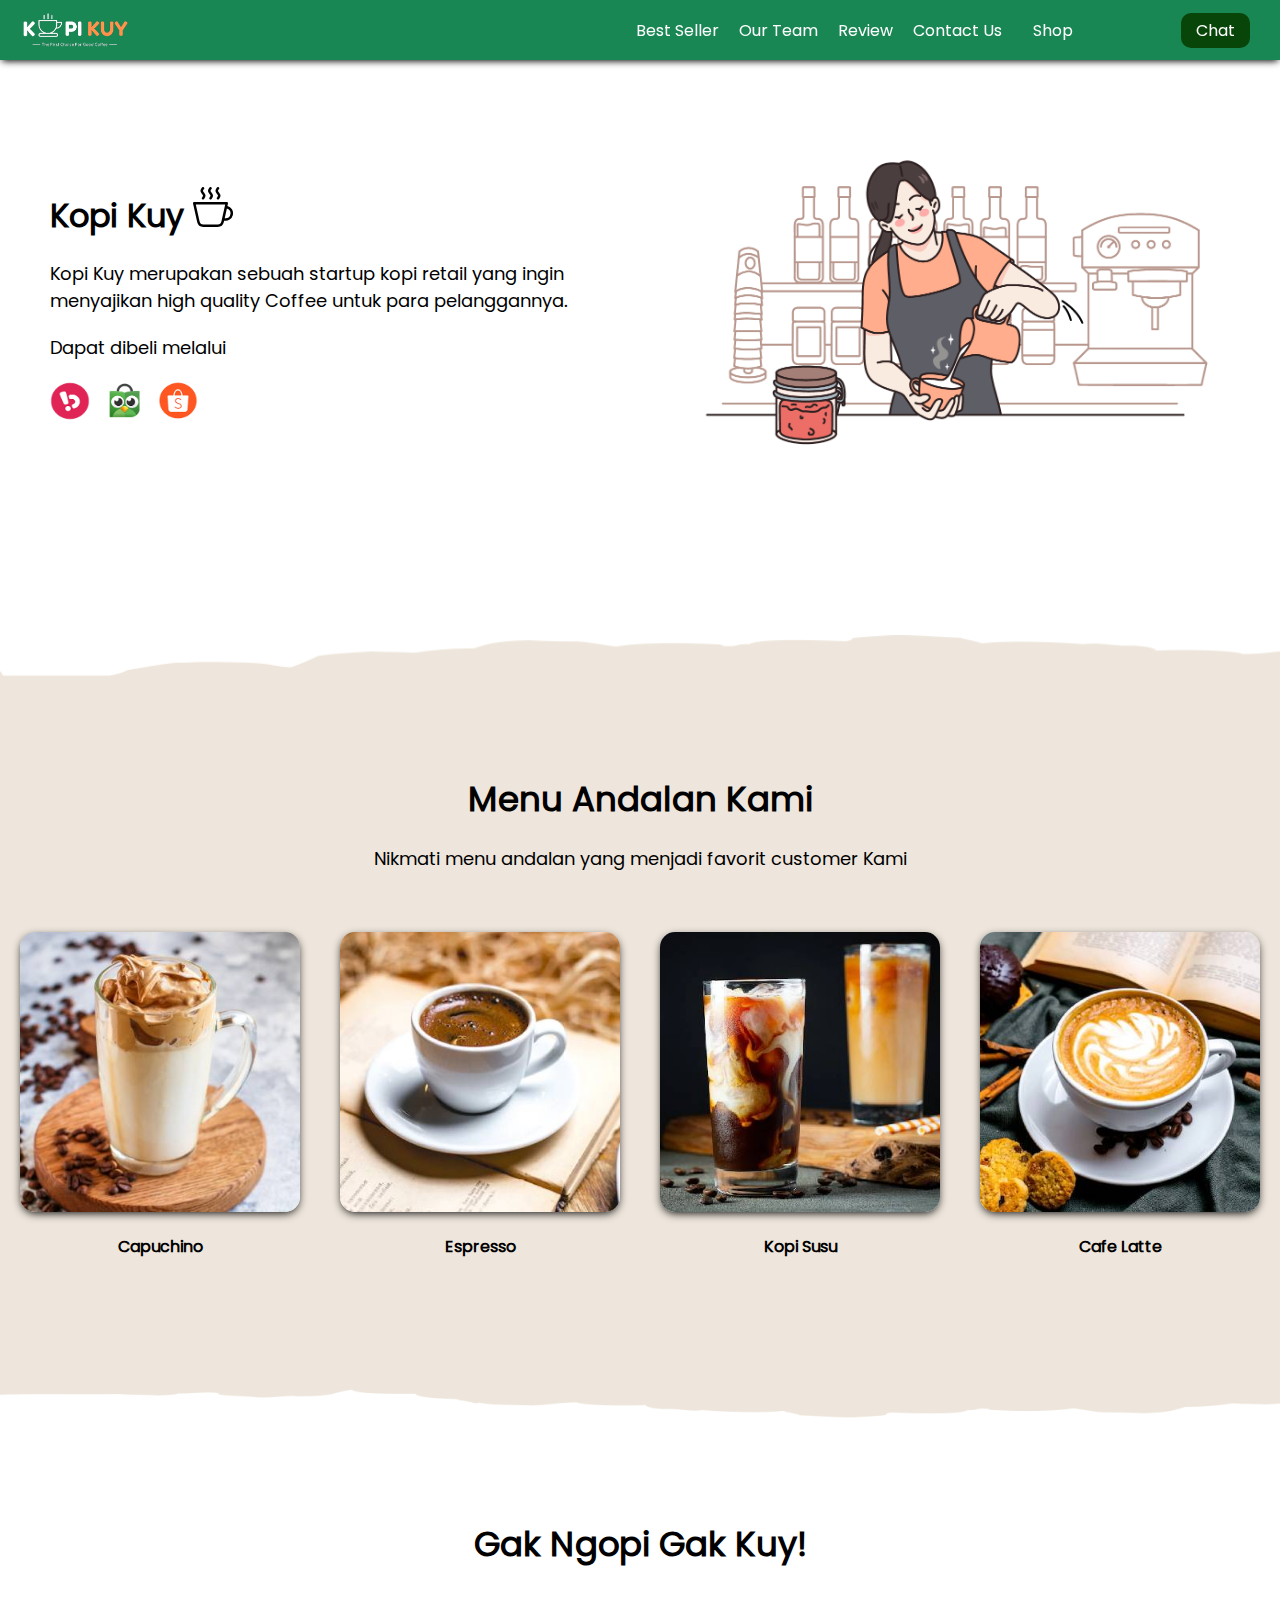
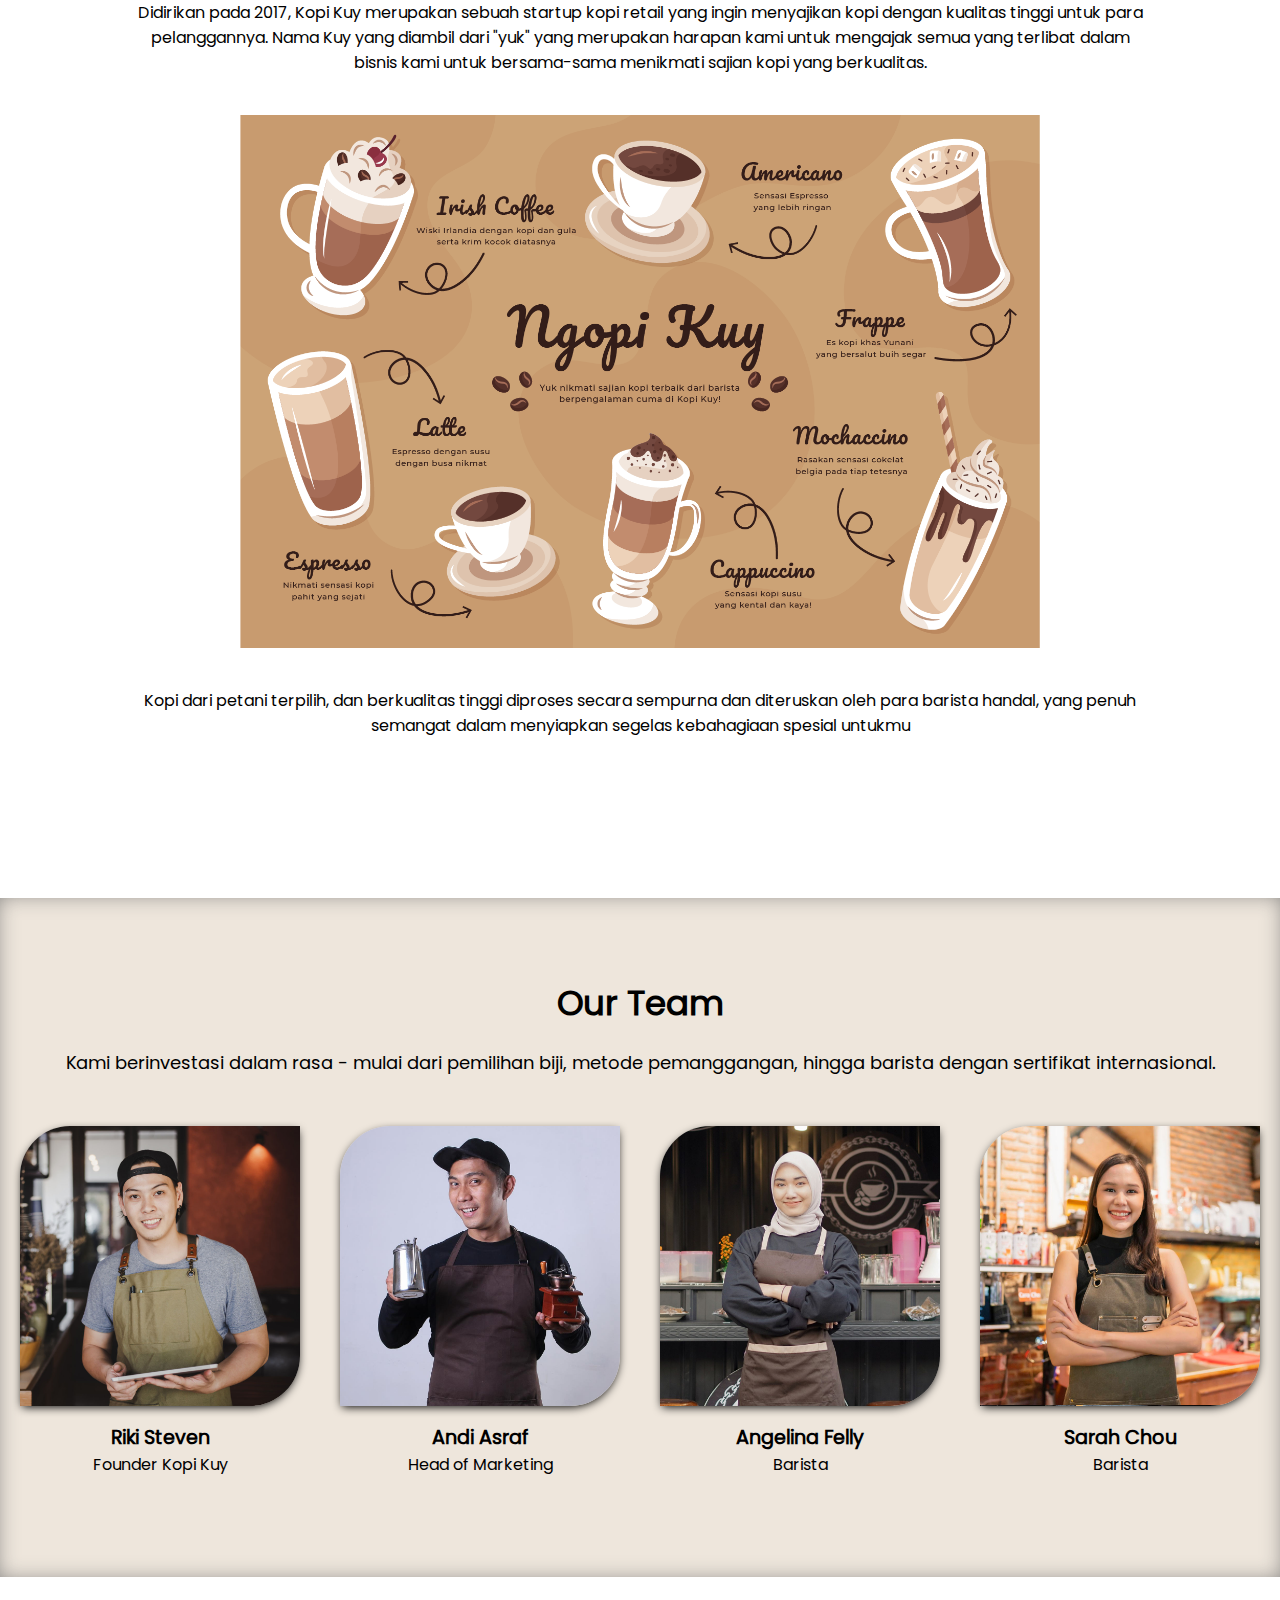
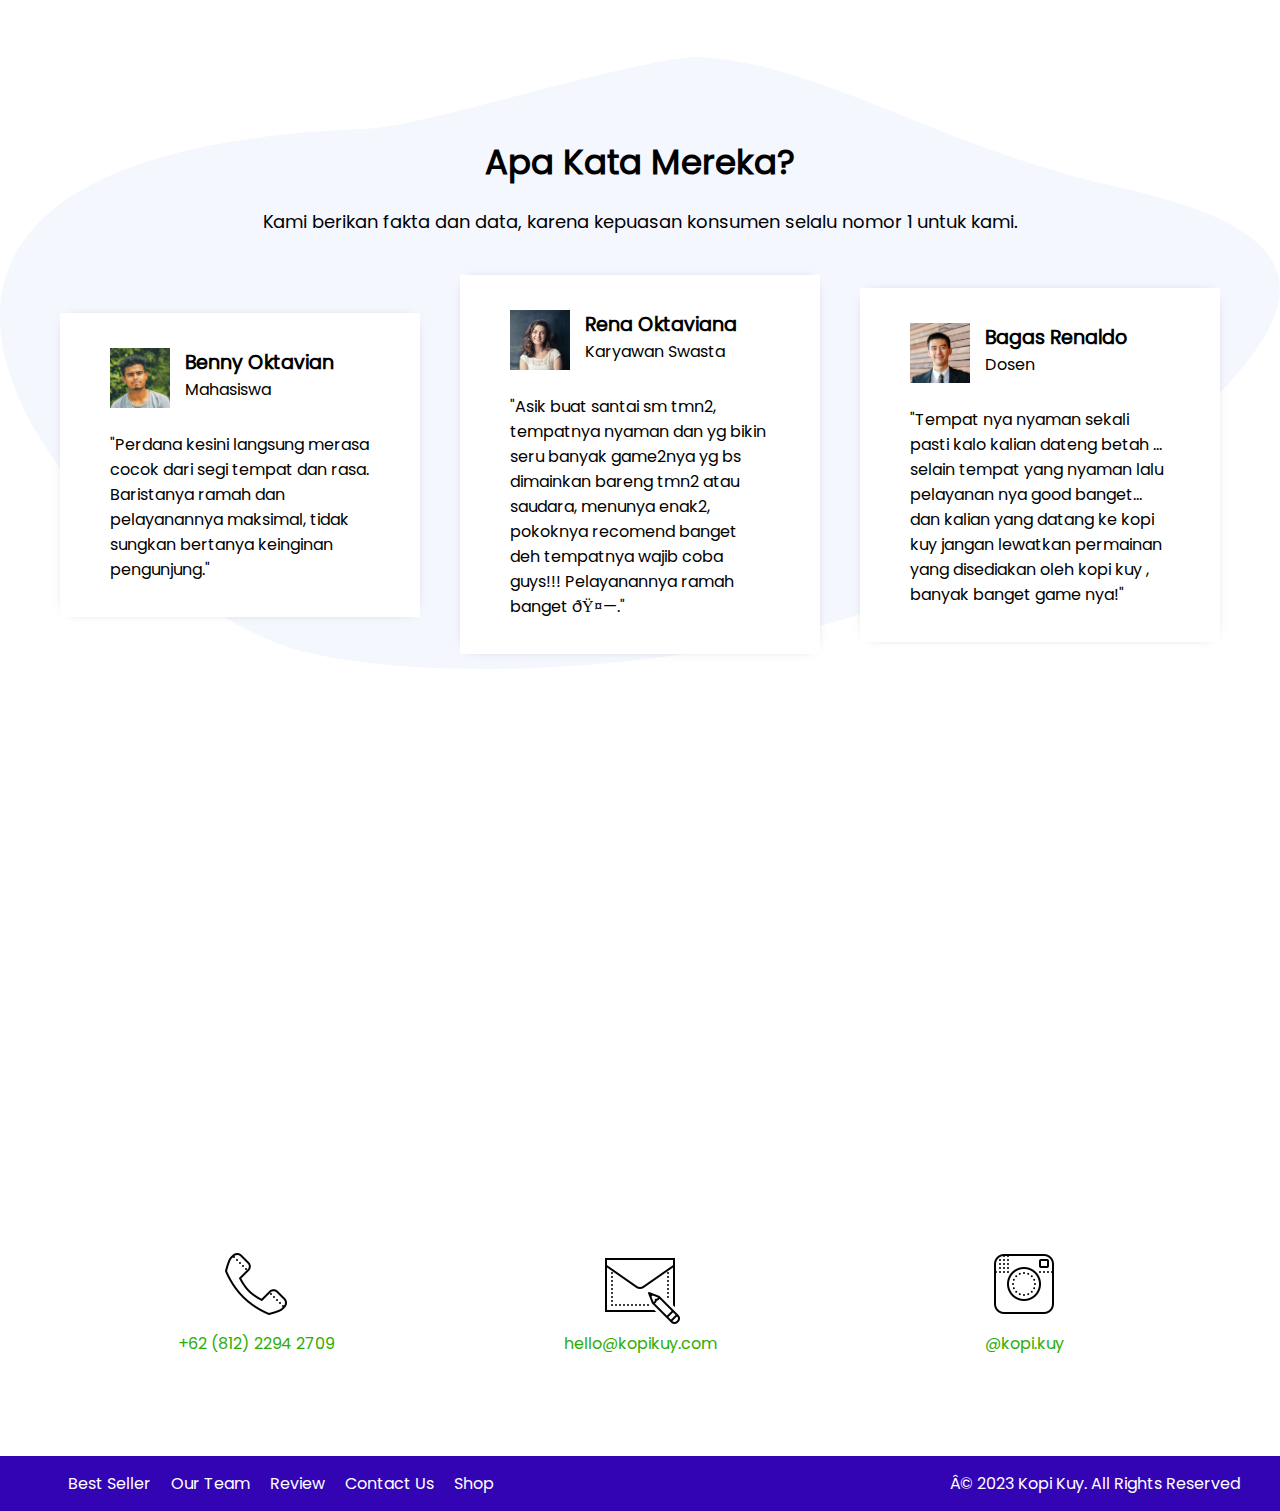
<file: index.html>
<!DOCTYPE html>
<html lang="id">

<head>
    <meta charset="UTF-8">
    <meta http-equiv="X-UA-Compatible" content="IE=edge">
    <meta name="viewport" content="width=device-width, initial-scale=1.0">
    <link rel="shortcut icon" href="images/favicon.ico" type="image/x-icon">
    <title>Website Kopi Kuy</title>
    <link rel="stylesheet" href="css/style.css">
</head>

<body>
    <nav>
        <img class="logo" src="images/logo/logo_kuy.png">
        <div class="navigasi">
            <a href="#best-seller">Best Seller</a>
            <a href="#our-team">Our Team</a>
            <a href="#review">Review</a>
            <a href="#contact-us">Contact Us</a>
        </div>
        <a class="shop" href="produk.html">Shop</a>
        <a class="chat" href="https://wa.me/628123456?text=Saya ingin bertanya" target="_blank">Chat</a>
    </nav>

    <!-- Tulis Kode HTML / <header> Setelah baris di bawah ini (baris 28) -->

    <header>
        <div class="kiri">
            <h1>Kopi Kuy <img src="images/icon/icon_kopi.svg"></h1>

            <p>Kopi Kuy merupakan sebuah startup kopi retail yang ingin menyajikan high
                quality Coffee untuk para pelanggannya.</p>

            <p>Dapat dibeli melalui</p>

            <div class="olshop">
                <img src="images/logo/logo_bukalapak.png" alt="">
                <img src="images/logo/logo_tokopedia.png" alt="">
                <img src="images/logo/logo_shopee.png" alt="">
            </div>
        </div>

        <div class="kanan">
            <img src="images/header/header1.png">
        </div>
    </header>

    <section id="best-seller" class="best-seller">

        <h2>Menu Andalan Kami</h2>

        <p>Nikmati menu andalan yang menjadi favorit customer Kami</p>

        <div class="produk">
            <img src="images/produk/product_capuchino.jpg" alt="">
            <p>Capuchino</p>
        </div>

        <div class="produk">
            <img src="images/produk/product_espresso.jpg" alt="">
            <p>Espresso</p>
        </div>

        <div class="produk">
            <img src="images/produk/product_kopi_susu.jpg" alt="">
            <p>Kopi Susu</p>
        </div>

        <div class="produk">
            <img src="images/produk/product_latte.jpg" alt="">
            <p>Cafe Latte</p>
        </div>

    </section>


    <section id="about-us" class="about-us">
        <h2>Gak Ngopi Gak Kuy!</h2>
        <p>
            Didirikan pada 2017, Kopi Kuy merupakan sebuah startup kopi retail yang ingin menyajikan kopi
            dengan kualitas tinggi
            untuk para pelanggannya. Nama Kuy yang diambil dari "yuk" yang merupakan harapan kami untuk
            mengajak semua yang terlibat dalam bisnis kami untuk bersama-sama menikmati sajian kopi yang
            berkualitas.
        </p>
        <img src="images/about-us/aset_kopi_jumbo.png">
        <p>
            Kopi dari petani terpilih, dan berkualitas tinggi diproses secara sempurna dan diteruskan
            oleh para barista handal,
            yang penuh semangat dalam menyiapkan segelas kebahagiaan spesial untukmu
        </p>
    </section>

    <section class="our-team" id="our-team">

        <h2>Our Team</h2>

        <p>Kami berinvestasi dalam rasa - mulai dari pemilihan biji, metode pemanggangan,
            hingga barista dengan sertifikat internasional. </p>

        <div class="team">
            <img src="images/team/team1.jpg">
            <h3>Riki Steven</h3>
            <p>Founder Kopi Kuy</p>
        </div>

        <div class="team">
            <img src="images/team/team2.jpg">
            <h3>Andi Asraf</h3>
            <p>Head of Marketing</p>
        </div>

        <div class="team">
            <img src="images/team/team3.jpg">
            <h3>Angelina Felly</h3>
            <p>Barista</p>
        </div>

        <div class="team">
            <img src="images/team/team4.jpg">
            <h3>Sarah Chou</h3>
            <p>Barista</p>
        </div>

    </section>

    <section id="review" class="review">
        <h2>Apa Kata Mereka?</h2>

        <p>Kami berikan fakta dan data, karena kepuasan konsumen selalu nomor 1 untuk kami.</p>

        <div class="testimoni">
            <img src="images/customer/customer1.jpg">
            <div class="profile">
                <h3>Benny Oktavian</h3>
                <p>Mahasiswa</p>
            </div>
            <p>"Perdana kesini langsung merasa cocok dari segi tempat dan rasa. Baristanya ramah
                dan pelayanannya maksimal, tidak sungkan bertanya keinginan pengunjung."</p>
        </div>

        <div class="testimoni">
            <img src="images/customer/customer2.jpg">
            <div class="profile">
                <h3>Rena Oktaviana</h3>
                <p>Karyawan Swasta</p>
            </div>
            <p>"Asik buat santai sm tmn2, tempatnya nyaman dan yg bikin seru banyak game2nya yg bs
                dimainkan bareng tmn2 atau saudara, menunya enak2, pokoknya recomend banget deh
                tempatnya wajib coba guys!!! Pelayanannya ramah banget ðŸ¤—."</p>
        </div>

        <div class="testimoni">
            <img src="images/customer/customer3.jpg">
            <div class="profile">
                <h3>Bagas Renaldo</h3>
                <p>Dosen</p>
            </div>
            <p>"Tempat nya nyaman sekali pasti kalo kalian dateng betah ... selain tempat yang
                nyaman lalu pelayanan nya good banget... dan kalian yang datang ke kopi kuy jangan
                lewatkan permainan yang disediakan oleh kopi kuy , banyak banget game nya!"</p>
        </div>
    </section>

    <section class="contact-us" id="contact-us">

        <iframe
            src="https://www.google.com/maps/embed?pb=!1m14!1m8!1m3!1d7932.741866032694!2d106.668581!3d-6.214715!3m2!1i1024!2i768!4f13.1!3m3!1m2!1s0x2e69f9912c7f297b%3A0xe5a3a671dae861ab!2sKopi%20kuy!5e0!3m2!1sid!2sid!4v1680617229460!5m2!1sid!2sid"
            allowfullscreen="" loading="lazy" referrerpolicy="no-referrer-when-downgrade"></iframe>

        <div class="kontak">
            <img src="images/icon/icon_phone.png">
            <p>+62 (812) 2294 2709 </p>
        </div>

        <div class="kontak">
            <img src="images/icon/icon_mail.png">
            <p>hello@kopikuy.com</p>
        </div>

        <div class="kontak">
            <img src="images/icon/icon_instagram.png">
            <a href="https://instagram.com" role="button">
                <p>@kopi.kuy</p>
            </a>
        </div>

    </section>

    <footer>
        <div class="navigasi">
            <a href="#best-seller">Best Seller</a>
            <a href="#our-team">Our Team</a>
            <a href="#review">Review</a>
            <a href="#contact-us">Contact Us</a>
            <a href="produk.html">Shop</a>
        </div>
        <p>Â© 2023 Kopi Kuy. All Rights Reserved</p>
    </footer>


    <!--
        Kode HTML tidak boleh lewat dari batas ini
        Pastikan setiap section di tutup
        misalnya kode <section class="best-seller"> harus ada
        di bawah kode </header> (perhatikan ada garis miringnya
        dan setiap section harus setelah kode </section>
        jangan menulis <section> di dalam <section>
    -->
</body>

</html>
</file>
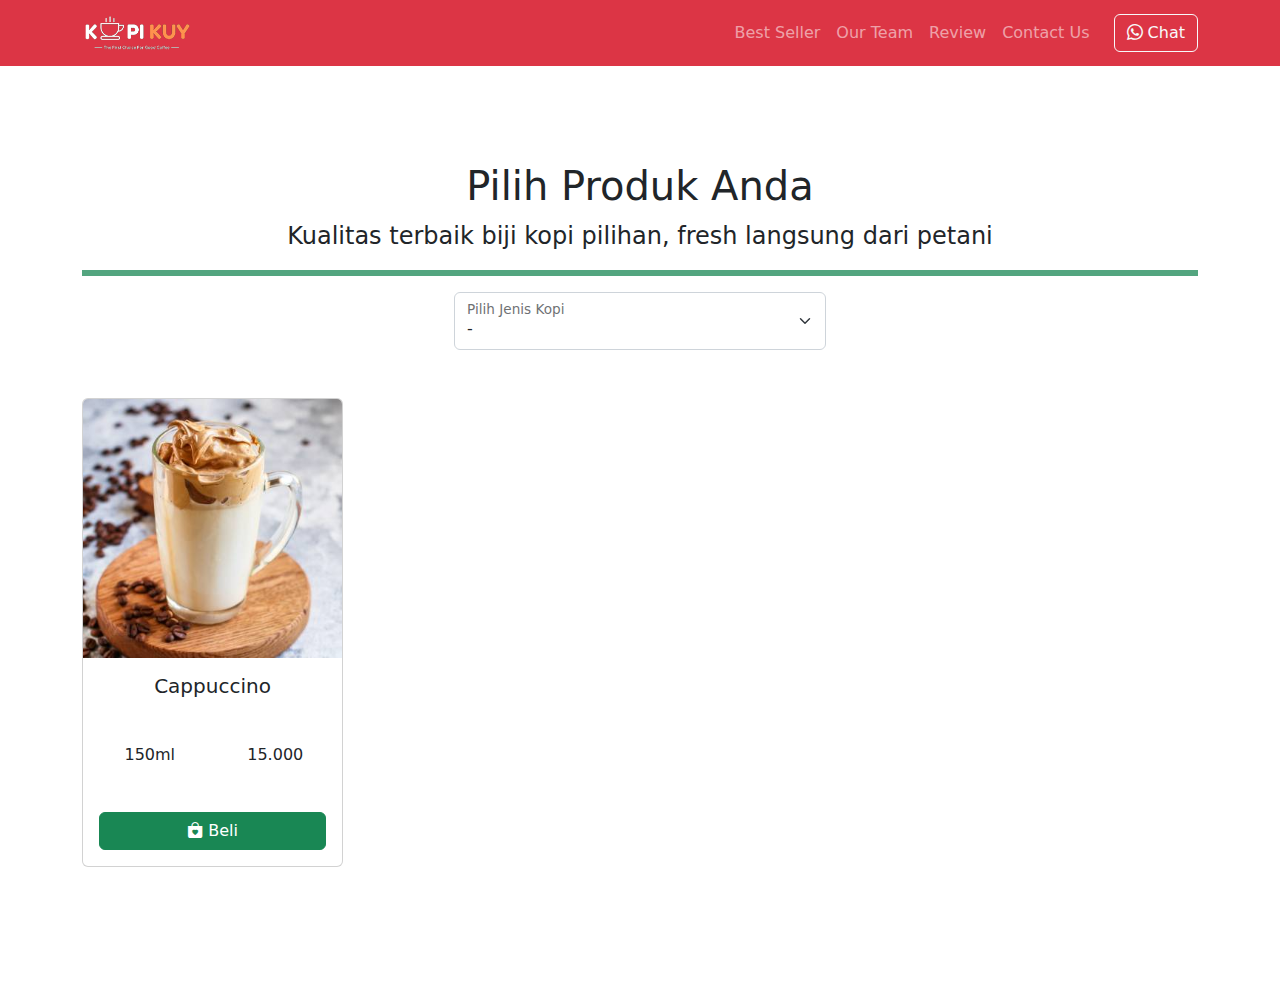
<file: produk.html>
<!DOCTYPE html>
<html lang="id">

<head>
    <meta charset="UTF-8">
    <meta http-equiv="X-UA-Compatible" content="IE=edge">
    <meta name="viewport" content="width=device-width, initial-scale=1.0">
    <link rel="shortcut icon" href="images/favicon/favicon.ico" type="image/x-icon">
    <title>Produk</title>
    <link rel="shortcut icon" href="images/favicon.ico" type="image/x-icon">
    <link rel="stylesheet" href="vendor/bootstrap/bootstrap.min.css">
    <link rel="stylesheet" href="vendor/bootstrap/bootstrap-icons.css">
    <script src="vendor/bootstrap/bootstrap.bundle.min.js"></script>
    <script src="js/jquery-3.6.3.min.js"></script>
    <style>
        /* tulis kode CSS internal di bawah sini */



        /* Batas Akhir penulisan kode CSS internal */
    </style>
</head>

<body>
    <!-- Tulis Kode Bootstrap Di Bawah Sini -->

    <nav class="navbar navbar-dark bg-danger navbar-expand-lg bisadicopy">
        <div class="container">
            <a class="navbar-brand" href="index.html">
                <img src="images/logo/logo_kuy.png" height="40" alt="image">
            </a>
            <button class="navbar-toggler" type="button" data-bs-toggle="collapse" data-bs-target="#navbarNav11"
                aria-controls="navbarNav11" aria-expanded="false" aria-label="Toggle navigation">
                <span class="navbar-toggler-icon"></span>
            </button>
            <div class="collapse navbar-collapse" id="navbarNav11">
                <ul class="navbar-nav ms-auto">
                    <li class="nav-item active">
                        <a class="nav-link" href="index.html#best-seller">Best Seller</a>
                    </li>
                    <li class="nav-item">
                        <a class="nav-link" href="index.html#our-team">Our Team</a>
                    </li>
                    <li class="nav-item">
                        <a class="nav-link" href="index.html#review">Review</a>
                    </li>
                    <li class="nav-item">
                        <a class="nav-link" href="index.html#contact-us">Contact Us</a>
                    </li>

                </ul>
                <a class="btn btn-outline-light ms-md-3" href="https://wa.me/6281222942709">
                    <i class="bi bi-whatsapp"></i> Chat
                </a>
            </div>
        </div>
    </nav>

    <section class="riki-block produk text-center my-5 py-5">
        <div class="container">
            <h1>Pilih Produk Anda</h1>
            <p class="fs-4">Kualitas terbaik biji kopi pilihan, fresh langsung dari petani</p>
            <hr class="border border-success border-3 opacity-75">

            <!-- Ini Untuk Select -->

            <div class="form-floating col-md-4 mx-auto">
                <select class="form-select" id="select_kopi">
                    <option selected disabled>-</option>
                    <option value="arabica">Arabica</option>
                    <option value="robusta">Robusta</option>
                    <option value="nonkopi">Non Kopi</option>
                </select>
                <label for="select_kopi">Pilih Jenis Kopi</label>
            </div>


            <div id="baris_produk" class="row row-cols-1 row-cols-sm-2 row-cols-md-3 row-cols-lg-4 text-center mt-5">

                <div class="col mb-4">
                    <div class="card">
                        <img src="images/produk/product_capuchino.jpg" class="card-img-top" alt="...">
                        <div class="card-body">
                            <h5 class="card-title">Cappuccino</h5>
                            <div class="row hargasize my-4">
                                <div class="col">
                                    150ml
                                </div>
                                <div class="col">
                                    15.000
                                </div>
                            </div>
                            <a href="#" class="btn btn-success w-100">
                                <i class="bi bi-bag-heart-fill"></i> Beli
                            </a>
                        </div>
                    </div>
                </div>

            </div>
        </div>
    </section>



    <!-- Batas Akhir penulisan kode Bootstrap -->
    <script>
        /* Tulis Javascript Di bawah Sini */

        var sumber = "https://rikikurnia.com/prakerja/api/kopi"
        var sumber2 = "data.json"

        select_kopi.onchange = function () {
            var dipilih = select_kopi.value
            console.log(dipilih)
            ambilData(dipilih)
        }

        function ambilData(dipilih) {
            $.getJSON(sumber2).then(function (data) {
                var data_kopi = data[dipilih]
                console.log(data_kopi)
                baris_produk.innerHTML = ""

                data_kopi.forEach(item => {
                    var template = `<div class="col mb-4">
                    <div class="card">
                            <img src="${item.foto}" class="card-img-top" alt="...">
                            <div class="card-body">
                                <h5 class="card-title">${item.nama}</h5>
                                <div class="row hargasize my-4">
                                    <div class="col">
                                        ${item.size}
                                    </div>
                                    <div class="col fw-bold text-primary">
                                        ${item.harga}
                                    </div>
                                </div>
                                <a href="${item.link}" class="btn btn-primary w-100"><i class="bi bi-cart4"></i> Beli</a>
                            </div>
                        </div>
                    </div>`
                    baris_produk.innerHTML += template
                })
            })

        }


        /* Batas Akhir penulisan kode Javascript */
    </script>
</body>

</html>
</file>
<file: css/style.css>
/* Kode * di bawah ini untuk mereset tampilan setiap web browser supaya seragam */

* {
   box-sizing: border-box;
   margin: 0;
   padding: 0;
}

html {
   /* scroll-behavior: smooth agar scroll ketika klik pada navigasi menjadi halus */
   scroll-behavior: smooth;
}

/* 
Kode di bawah ini untuk mengatur nav sampai footer agar memiliki tampilan flexibel
selengkapnya akan di bahas di hari ke 3
*/

nav,
header,
section,
footer {
   /* 
      display: flex memiliki pengaturan yang dapat mengatur agar elemen
      di dalamnya memiliki ukuran yang fleksibel
      digunakan saat ada elemen yang isinya lebih dari satu kolom
   */
   display: flex;
   /* 
      align-items: center mengatur elemen di dalamnya rata tengah vertikal
   */
   align-items: center;

   /* 
      justify-content: center mengatur elemen di dalamnya rata tengah horizontal
   */
   justify-content: center;

   /* 
      flex-wrap: wrap mengatur agar jika lebar elemen berlebih, maka elemen
      akan otomatis diletakan di baris baru (tidak dipaksakan di satu baris)
   */
   flex-wrap: wrap;
}



/* 
Kode @font-face untuk menginstall font ke dalam Website 
src adalah untuk lokasi fontnya, font dapat di cari di website https://fonts.google.com/
dengan memberi nama family, maka kita mendaftarkan font tersebut ke dalam website
*/

@font-face {
   src: url(../fonts/poppins.woff2);
   font-family: 'Poppins';
}

body {
   /* 
   mendaftarkan semua teks pada body menjadi family Poppins 
   kenapa pada body? karena elemen body membungkus semua elemen dari nav section sampai footer
   */
   font-family: 'Poppins';
}

/*
Misalnya ada font dari google yang bernama Irish Grover yang berada di:
https://fonts.gstatic.com/s/irishgrover/v23/buExpoi6YtLz2QW7LA4flVgv__RP.woff2

maka bisa coba copy kode berikut untuk menginstall font tadi:

@font-face {
  font-family: 'Irish Grover';
  font-style: normal;
  font-weight: 400;
  src: url(https://fonts.gstatic.com/s/irishgrover/v23/buExpoi6YtLz2QW7LA4flVgv__RP.woff2) format('woff2');
}

Jika kode di atas sudah di copy
Nanti pada element yang ingin menggunakan font Irish Grover Tadi, tinggal diganti font-familynya
misal mau mengganti h1 dan h2 maka kodenya sebagai berikut:

h1,h2 {
   font-family: 'Irish Grover';
}

*/


a {
   /* menghilangkan garis bawah pada link */
   text-decoration: none;

   /* 
   color: adalah untuk mengganti warna tulisan.
   color:unset digunakan pada a untuk menghilangkan warna bawaan pada link (biasanya warna biru) 
   */
   color: unset;
}

h2 {
   /* mengatur ukuran huruf ke 34 pixel */
   font-size: 34px;
}

h3 {
   /* mengatur ukuran huruf ke 1.2rem */
   font-size: 1.2rem;
}

h1,
h2,
h3 {
   /* mengatur tebal huruf bisa bold, normal*/
   font-weight: bold;
}

img {
   /* 
      kode max-width artinya lebar maksimal
      mengatur agar semua elemen img memiliki lebar maksimal 100% agar
      besar gambar tidak melebihi layar ataupun elemen pembungkus
   */
   max-width: 100%;
}

/* Navigasi */

nav {
   /* 
   background-color mengatur warna latar belakang 
   untuk pengguna hp, pergantian warna tidak bisa seperti vs code
   hanya dapat menggunakan warna bahasa inggris seperti: red, green, brown, purple dsb
   untuk pengguna vscode silahkan arahkan mouse ke kotak warna di bawah
   untuk mengganti warna sesuai keinginan
   */
   background-color: #198754;

   /* box-shadow membuat efek bayangan */
   box-shadow: 0 3px 7px -2px #000;

   /* width mengatur lebar elemen. 100% agar lebarnya full dari kiri sampai kanan layar */
   width: 100%;

   /* 
   padding digunakan untuk memberi jarak ke dalam. 
   efeknya bila digunakan pada elemen yang memiliki warna latar akan membuat elemen tersebut 'gemuk'
   padding-top artinya jarak ke atas, nilai padding dapat berupa
   padding-top, padding-bottom, padding-left, padding-right
   */
   padding-top: 10px;
   padding-bottom: 10px;

   /* 
   position mengatur posisi elemen, position:fixed supaya elemen nav akan ikut menempel di atas layar
   saat kita scroll ke bawah. Jika ingin navigasi gak nempel, bisa menggunakan position:static;
   */
   position: fixed;

   /* Nilai z-index semakin besar, maka elemen akan semakin di depan */
   z-index: 500;
}

img.logo {
   /* height mengatur tinggi elemen */
   height: 40px;
   /* penjelasan margin mirip dengan padding, fungsinya untuk memberi jarak pada elemen */
   margin-left: 20px;
}

div.navigasi {
   margin-left: auto;
   margin-right: 15px;
}

nav a {
   color: #fff;
   padding-left: 8px;
   padding-right: 8px;
}

a.shop {
   margin-right: 100px;
}

a.chat {
   margin-right: 30px;
   background-color: rgb(8, 69, 8);
   color: #fff;
   padding-top: 5px;
   padding-right: 15px;
   padding-bottom: 5px;
   padding-left: 15px;
   border-radius: 10px;
}


/* 
   PERHATIKAN bahwa dalam mengatur elemen, nama elemen langsung ditulis
   sedangkan untuk mengatur class, dibutuhkan tanda titik (.) terlebih dulu
   img {} berarti seluruh elemen dengan tag img (<img src="....">), 
   sedangkan .img artinya hanya elemen dengan class img (<img class="img" src="...">) 
*/


/* HEADER */


header,
section {
   /*
    padding mengatur jarak ke dalam
    pada padding dan margin ditambahkan top / right / bottom / top 
    untuk mengatur jarak masing-masing 
   */
   padding-top: 80px;
   padding-bottom: 80px;

   /* margin mengatur jarak ke luar */
   margin-bottom: 80px;
}

/* penulisan CSS dapat digabung dengan beberapa elemen */
header div.kiri,
header div.kanan {
   /* width mengatur lebar elemen. 50% artinya setengah ukuran elemen pembungkus */
   width: 50%;
   padding: 50px;
}

header h1 {
   margin-bottom: 20px;
}

header p {
   /* font-size digunakan untuk mengatur ukuran huruf */
   font-size: 18px;
   margin-bottom: 20px;
}

div.olshop img {
   width: 40px;
   /* aspect-ratio:1 agar tinggi menyesuaikan width */
   aspect-ratio: 1;
   margin-right: 10px;
}

/* Best Seller */

section.best-seller {
   position: relative;

   /* background-color mengatur warna latar belakang elemen */
   background-color: #EEE6DC;

   /* text-align mengatur rata tulisan, bisa bernilai: left, right, center, justify */
   text-align: center;
}

/* 
terkait position, after, dan before memerlukan pemahaman mendalam
terkait layout pada CSS untuk dapat memahami secara penuh 
*/

section.best-seller::before,
section.best-seller::after {
   position: absolute;
   content: "";
   width: 100%;
   height: 76px;

   /* background-image untuk menambahkan gambar sebagai background */
   background-image: url(../images/background/garis-atas.png);

   /*background-size agar gambar latar menyesuaikan tinggi / lebar elemen */
   background-size: cover;

   top: -60px;
   left: 0;
}

section.best-seller::after {
   height: 60px;
   background-image: url(../images/background/garis-bawah.png);
   top: unset;
   bottom: -60px;
}

section.best-seller h2 {
   margin-bottom: 20px;
   width: 100%;
}

/* 
Penulisan section.best-seller > p berarti mengatur elemen p yang langsung
di bungkus oleh elemen <section class="best-seller">
aturan ini tidak berlaku untuk elemen <p> yang ada di dalam <div class="produk">
*/

section.best-seller>p {
   font-size: 18px;
   margin-bottom: 40px;
   width: 100%;
}

div.produk {
   /* 
      Penulisan padding dan margin seperti padding:20px ini penulisan singkat 
      yang berarti top, right, bottom, left nilainya sama, yaitu 20px 
   */
   padding: 20px;
   width: 25%;
}

div.produk img {
   /* transition membuat animasi transisi dari perubahan style, 0.3s berarti 0.3 detik */
   transition: all 0.3s ease;

   /* border-radius  Membuat sudut membulat */
   border-radius: 15px;

   /* box-shadow membuat efek bayangan */
   box-shadow: 0 3px 10px -2px #000;
}

/*

kode div.produk img:hover akan dijalankan saat mouse ada di atas elemen <img> yang ada
di dalam <div class="produk"> 
karena ada efek transition pada div.produk img 
maka akan menghasilkan efek animasi yang smooth

*/
div.produk img:hover {

   /* membuat transformasi, bisa berupa scale(1.05), rotate(180deg), translateY(-50px), dsb */
   transform: scale(0.9);
   border-radius: 50%;
}

div.produk p {
   margin-top: 15px;
   font-weight: bold;
}



/* About US */

section.about-us {
   /* max-width: 80%; mengatur lebar maksimal elemen tidak boleh melebihi 80% layar */
   max-width: 80%;

   /* margin-left dan margin-right auto akan membuat posisi elemen berada di tengah */
   margin-left: auto;
   margin-right: auto;
   text-align: center;
}

section.about-us h2 {
   margin-bottom: 30px;
   width: 100%;
}

section.about-us img {
   /* 
      Penulisan width: 800px dan max-width: 100% mengatur agar
      elemen memiliki lebar 800px namun tidak boleh melebihi 100% ukuran layar
   */
   width: 800px;
   max-width: 100%;
   margin: auto;
}

/*
section.about-us p:nth-child(2) berarti mengatur elemen ke 2 dengan jenis <p>
yang ada di dalam <section class="about-us">
*/

section.about-us p:nth-child(2) {
   margin-bottom: 40px;
}

section.about-us p:nth-child(4) {
   margin-top: 40px;
}


/* OUR TEAM */

section.our-team {
   background-color: #EEE6DC;
   box-shadow: inset 0px 0px 23px -6px #707070;
   text-align: center;
}

section.our-team h2 {
   margin-bottom: 20px;
   width: 100%;
}

section.our-team>p {
   margin-bottom: 30px;
   font-size: 18px;
   width: 800px;
   max-width: 90%;
   margin-left: auto;
   margin-right: auto;
   width: 100%;
}

div.team {
   width: 25%;
   padding: 20px;
}

div.team img {
   width: 100%;
   aspect-ratio: 1/1;
   object-fit: cover;
   box-shadow: 0 3px 10px -2px #000;
   border-radius: 50px 0px 50px 0px;
   margin-bottom: 10px;
}


/* REVIEW */

section.review {
   background-image: url(../images/background/bg-review.svg);
   /* 
      background-size: contain;
      membuat gambar latar belakang tidak terpotong
   */
   background-size: contain;

   /* 
      background-repeat: no-repeat;
      membuat gambar latar belakang tidak diulang (duplikat)
   */
   background-repeat: no-repeat;
   padding-left: 40px;
   padding-right: 40px;
   justify-content: space-around;
   /* align-items: stretch; membuat tinggi elemen di dalam .review .baris seragam */
   text-align: center;
}

section.review h2 {
   margin-bottom: 20px;
   width: 100%;
}

section.review>p {
   margin-bottom: 40px;
   font-size: 18px;
   width: 100%;
}

div.testimoni {
   width: 30%;
   display: flex;
   flex-wrap: wrap;
   padding: 35px 50px;
   box-shadow: 0px 0px 12px -10px #000;
   background-color: #fff;
}

div.testimoni img {
   width: 60px;
   height: 60px;
   margin-right: 15px;
   object-fit: cover;
}

div.profile {
   text-align: left;
   display: block;
   margin-bottom: 30px;
   width: calc(100% - 75px);
}

div.profile p {
   width: 100%;
   text-align: left;
}

div.testimoni>p {
   width: 100%;
   text-align: left;
}


/* CONTACT US */
section.contact-us {
   margin-bottom: 20px;
}

section.contact-us iframe {
   width: 100%;
   height: 300px;
   border: 0;
}

div.kontak {
   width: 30%;
   /* color mengatur warna tulisan */
   color: rgb(44, 173, 4);
   text-align: center;
   margin-top: 50px;
}


/* FOOTER */

footer {
   background-color: #3304b4;
   padding-top: 15px;
   padding-bottom: 15px;
   color: #fff;
   padding-right: 40px;
   padding-left: 40px;
}

footer div.navigasi {
   margin-left: 20px;
   margin-right: auto;
}

footer div.navigasi a {
   padding: 8px;
}

/* UNTUK kode RESPONSIF hari ke 3 tulis DI BAWAH sini */

@media (max-width:600px) {
   .navigasi {
      display: none;
   }

   a.shop {
      margin-right: 15px;
      margin-left: auto;
   }

   header div.kiri,
   header div.kanan {
      width: 100%;
      text-align: center;
      padding: 20px;
   }

   div.produk,
   div.team,
   div.kontak {
      width: 50%;
   }

   div.testimoni {
      width: 100%;
      margin-bottom: 30px;
   }

}

/* Kode CSS Selesai di sini */
</file>
